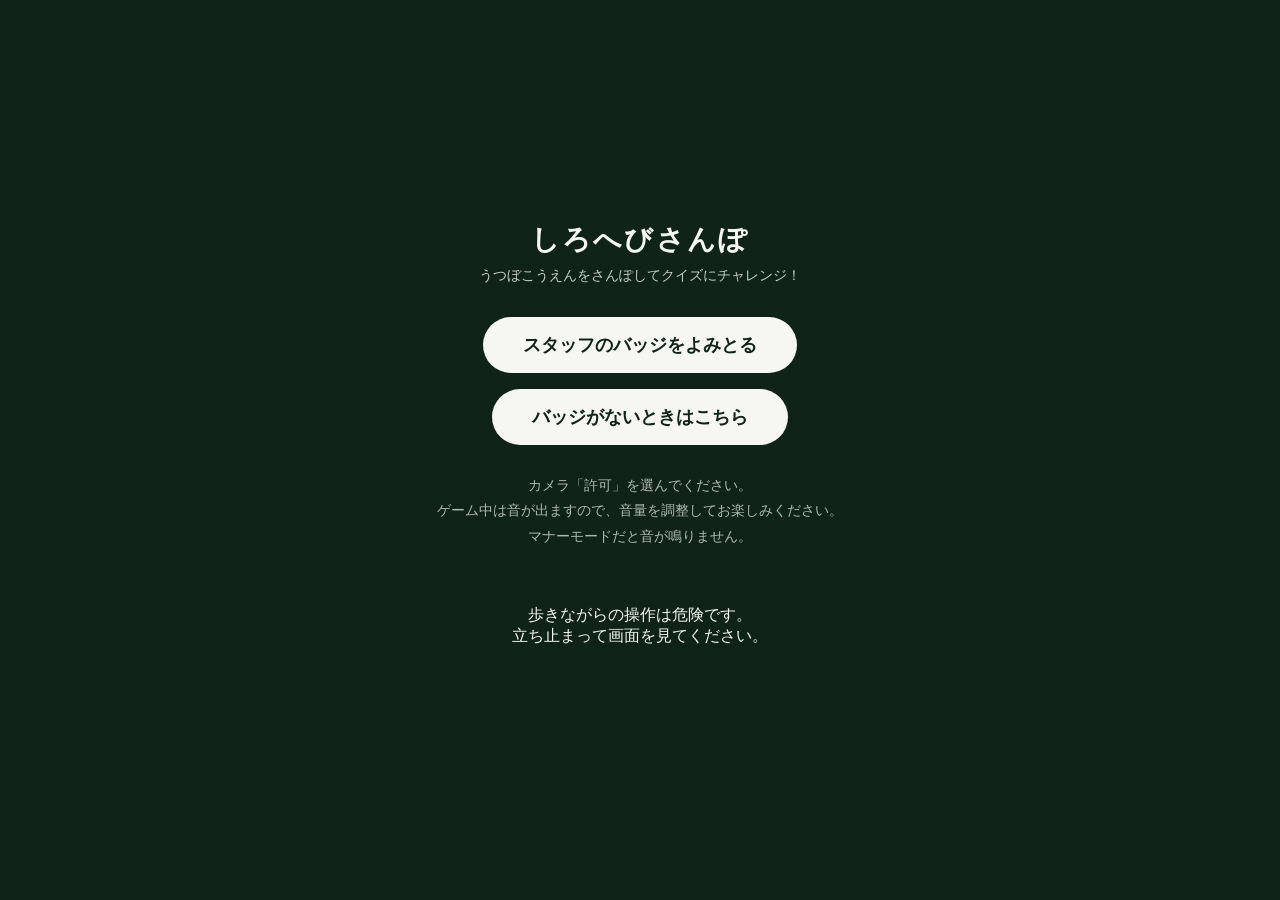
<file: index.html>
<!DOCTYPE html>
<html lang="ja">
<head>
  <meta charset="utf-8">
  <meta name="viewport" content="width=device-width, initial-scale=1, maximum-scale=1">
  <title>しろへびさんぽ｜うつぼ白蛇AR</title>
  <style>
    * { box-sizing: border-box; }
    body {
      margin: 0; min-height: 100vh;
      display: flex; flex-direction: column;
      align-items: center; justify-content: center;
      background: #0f2417; color: #f6f6f2;
      font-family: "Hiragino Sans", "Noto Sans JP", sans-serif;
      text-align: center; padding: 20px;
    }
    h1 { font-size: 28px; letter-spacing: .08em; margin: 0 0 8px; }
    .sub { font-size: 14px; opacity: .8; margin: 0 0 32px; }
    .btn {
      display: inline-block; padding: 16px 40px; border: none; border-radius: 999px;
      background: #f6f6f2; color: #0f2417; font-size: 18px; font-weight: bold;
      text-decoration: none; cursor: pointer;
    }
    .btn + .btn { margin-top: 16px; }
    .note { margin-top: 28px; font-size: 14px; line-height: 1.8; opacity: .7; }
  </style>
</head>
<body>
  <h1>しろへびさんぽ</h1>
  <p class="sub">うつぼこうえんをさんぽしてクイズにチャレンジ！
  </p>

  <a class="btn" href="badge.html">スタッフのバッジをよみとる</a>
  <a class="btn ghost" href="start2.html">バッジがないときはこちら</a>

  <p class="note">
    カメラ「許可」を選んでください。<br>
  ゲーム中は音が出ますので、音量を調整してお楽しみください。<br>マナーモードだと音が鳴りません。<br></p>
  <p class="note"></p>歩きながらの操作は危険です。<br>立ち止まって画面を見てください。</p>    

  <script>
document.getElementById('startBtn').addEventListener('click', async () => {
  // 前回の続きから始めるか確認する
  const saved = localStorage.getItem('shirohebi_stamps');
  if (saved && JSON.parse(saved).length > 0) {
    const keep = confirm('まえのとちゅうから つづけますか？\n\n「キャンセル」をえらぶと、はじめからになります。');
    if (!keep) {
      localStorage.removeItem('shirohebi_stamps');
      localStorage.removeItem('shirohebi_step');
    }
  }

  // 音声の自動再生ロックを解除（無音を1回鳴らす）
  try {
    const ctx = new (window.AudioContext || window.webkitAudioContext)();
    await ctx.resume();
  } catch (e) { console.log('audio unlock skip', e); }

      // カメラ許可をここで取得しておく
      try {
        const stream = await navigator.mediaDevices.getUserMedia({
          video: { facingMode: 'environment' }
        });
        stream.getTracks().forEach(t => t.stop()); // 許可だけ取って一旦停止
      } catch (e) {
        alert('カメラを使えませんでした。ブラウザの設定でカメラを許可してください。');
        return;
      }

      // 次のページへ
      location.href = 'start2.html';
    });
  </script>
</body>
</html>
</file>
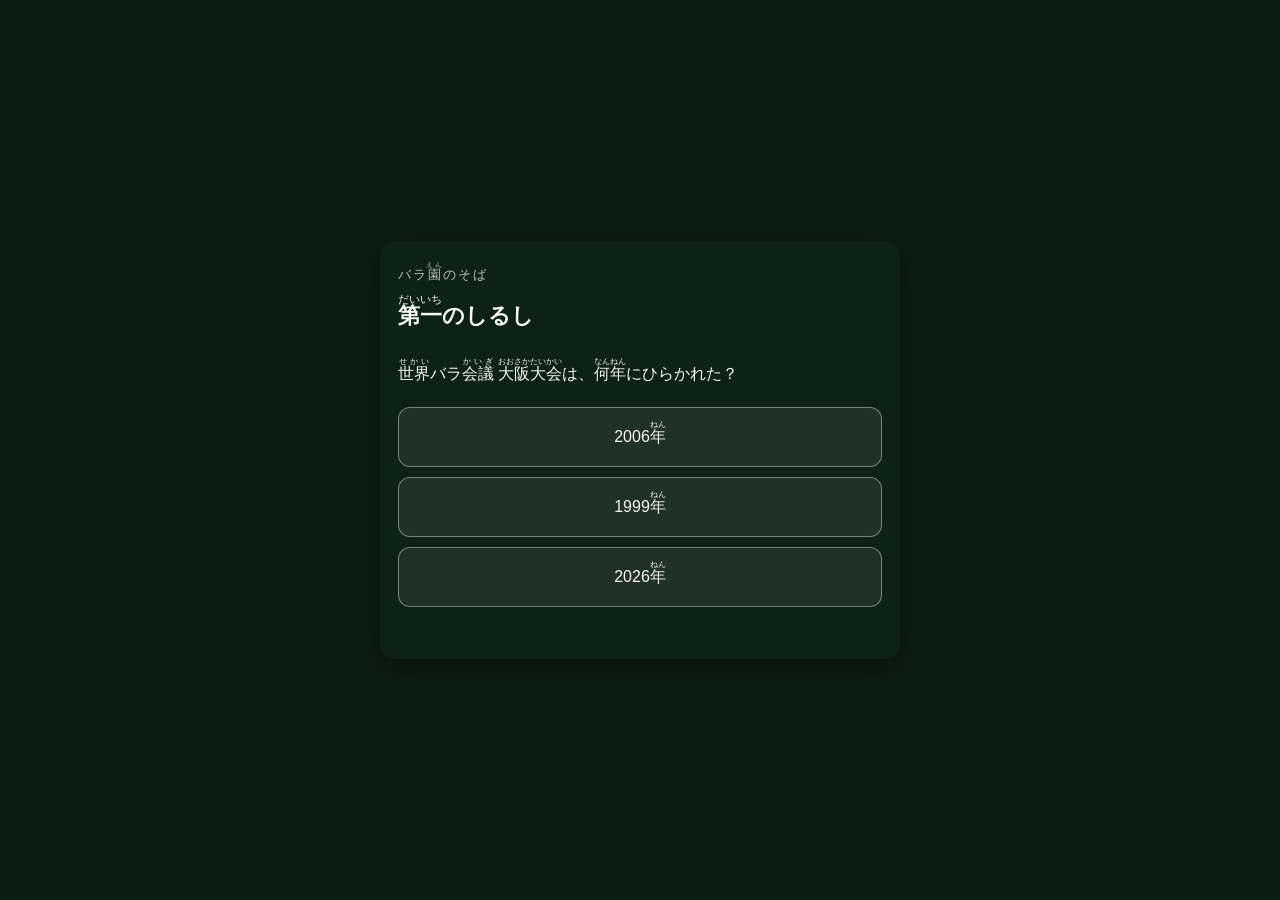
<file: cp.html>
<!DOCTYPE html>
<html lang="ja">
<head>
<meta charset="utf-8">
<meta name="viewport" content="width=device-width, initial-scale=1, maximum-scale=1, user-scalable=no">
<title>しるし｜しろへびさんぽ</title>
<script src="https://aframe.io/releases/1.6.0/aframe.min.js"></script>
<script src="./js/checkpoints.js"></script>
<style>
  * { box-sizing: border-box; }
  html, body { margin:0; height:100%; overflow:hidden; touch-action:none;
         background:#0f2417; color:#f6f6f2;
         font-family:"Hiragino Sans","Noto Sans JP",sans-serif; }

  rt { font-size:0.5em; font-weight:normal; }

  /* クイズ画面（背景は透明。中身のカードだけ半透明） */
  #quizBox { position:relative; z-index:10; min-height:100vh; display:flex;
             flex-direction:column; justify-content:center; padding:22px;
             overflow-y:auto; background:transparent; }
  #card { background:rgba(15,36,23,.86); border-radius:16px; padding:20px 18px;
          max-width:520px; margin:0 auto; width:100%;
          box-shadow:0 8px 28px rgba(0,0,0,.35); }
  #place { font-size:13px; letter-spacing:.15em; opacity:.75; line-height:2; }
  h1 { font-size:22px; margin:6px 0 18px; line-height:2; }
  #quiz { font-size:16px; line-height:2.2; margin-bottom:16px; white-space:pre-line; }
  .choice { display:block; width:100%; margin-bottom:10px; padding:13px;
            border:1px solid rgba(255,255,255,.4); border-radius:12px;
            background:rgba(255,255,255,.08); color:#f6f6f2; font-size:16px;
            line-height:2; }
  #ng { font-size:14px; color:#ffd9d9; min-height:1.6em; line-height:2; }

  /* カメラ映像とARシーン */
  #cam { position:fixed; inset:0; width:100%; height:100%;
         object-fit:cover; z-index:0; background:#0f2417; }
  #scrim { position:fixed; inset:0; z-index:1; background:rgba(8,20,14,.45); }
  a-scene { position:fixed !important; inset:0; z-index:5;
            opacity:0; pointer-events:none; transition:opacity .5s; }
  a-scene.on { opacity:1; }
  .a-enter-vr, .a-enter-ar { display:none !important; }

  #talk { display:none; position:fixed; left:0; right:0; bottom:0; z-index:20;
          padding:20px 18px 30px; text-align:center; }
  #talk .panel { background:rgba(15,36,23,.88); border-radius:14px;
                 padding:16px 18px; margin:0 auto; max-width:520px; }
  #voice { font-size:17px; line-height:2.2; margin:0 0 6px; color:#fffdf5; }
  #progress { font-size:13px; opacity:.85; margin:0; color:#fffdf5; }
  .btn { display:inline-block; margin-top:16px; padding:14px 34px; border:none;
         border-radius:999px; background:#f6f6f2; color:#0f2417;
         font-size:16px; font-weight:bold; text-decoration:none; line-height:2; }

  /* キラキラ */
  #sparkle { position:fixed; inset:0; pointer-events:none; z-index:40; display:none; }
  #sparkle span { position:absolute; width:10px; height:10px; border-radius:50%;
    animation: pop 1.4s ease-out forwards; }
  @keyframes pop {
    0%   { transform:scale(0) translateY(0); opacity:0; }
    30%  { transform:scale(1.3) translateY(-10px); opacity:1; }
    100% { transform:scale(0.2) translateY(-70px); opacity:0; }
  }
  #flash { position:fixed; inset:0; z-index:39; background:#fff; opacity:0;
           pointer-events:none; transition:opacity .35s; }
</style>
</head>
<body>

<video id="cam" autoplay muted playsinline></video>
<div id="scrim"></div>

<a-scene id="scene" embedded vr-mode-ui="enabled: false"
         device-orientation-permission-ui="enabled: false"
         renderer="colorManagement: true; antialias: true; alpha: true; logarithmicDepthBuffer: true"
         background="transparent: true">
  <a-assets>
    <a-asset-item id="snakeModel" src="./models/shirohebi.glb"></a-asset-item>
  </a-assets>

  <a-entity light="type: hemisphere; color:#ffffff; groundColor:#b9c3bb; intensity:0.35"></a-entity>
  <a-entity light="type: ambient; color:#ffffff; intensity:0.15"></a-entity>
  <a-entity light="type: directional; color:#fff6e8; intensity:1.0" position="1.5 3 2"></a-entity>
  <a-entity light="type: directional; color:#dce8ff; intensity:0.3" position="-2 0.5 1"></a-entity>

  <!-- 向いている方向に白蛇を出すための台 -->
  <a-entity id="pivot">
    <!-- 足元から広がる光の輪 -->
    <a-ring id="halo" position="0 0.1 -2.2" rotation="-90 0 0"
            radius-inner="0.1" radius-outer="0.5" visible="false"
            material="shader: flat; side: double; transparent: true; opacity: 0"></a-ring>

    <a-entity id="snake" gltf-model="#snakeModel"
              position="0 0.9 -2.2" scale="1.2 1.2 1.2" visible="false"></a-entity>
  </a-entity>

  <a-entity camera="near: 0.1" position="0 1.5 0"
            look-controls="magicWindowTrackingEnabled: true; touchEnabled: false; mouseEnabled: false"></a-entity>
</a-scene>

<div id="quizBox">
  <div id="card">
    <div id="place"></div>
    <h1 id="name"></h1>
    <div id="quiz"></div>
    <div id="choices"></div>
    <div id="ng"></div>
  </div>
</div>

<div id="talk">
  <div class="panel">
    <h1 id="doneName" style="font-size:20px; margin:0 0 10px;"></h1>
    <p id="voice"></p>
    <p id="progress"></p>
  </div>
  <a class="btn" href="walk.html">さんぽに<ruby>戻<rt>もど</rt></ruby>る</a>
</div>

<div id="flash"></div>
<div id="sparkle"></div>

<script>
/* ===== 調整用の設定 ===== */
const SNAKE_POS    = '0 0.9 -2.2';
const SNAKE_BOUNCE = '0 1.1 -2.2';
let   SNAKE_SCALE  = 1.2;

const id = Number(new URLSearchParams(location.search).get('id') || 1);
const cp = CP_LIST.find(c => c.id === id) || CP_LIST[0];
const glow = cp.glow || '#ffffff';

document.getElementById('place').innerHTML = cp.place;
document.getElementById('name').innerHTML  = cp.name;
document.getElementById('quiz').innerHTML  = cp.quiz;

/* ===== 背景を透明にしてカメラ映像を見せる ===== */
const sceneEl = document.getElementById('scene');
function clearBg() {
  if (sceneEl.renderer) sceneEl.renderer.setClearAlpha(0);
}
sceneEl.addEventListener('loaded', clearBg);
sceneEl.addEventListener('renderstart', clearBg);

/* ===== 効果音 ===== */
const SE = {
  correct: new Audio('./audio/correct.mp3'),
  stamp:   new Audio('./audio/stamp.mp3')
};
Object.values(SE).forEach(a => a.volume = 0.6);

function se(name) {
  const a = SE[name];
  if (!a) return;
  a.currentTime = 0;
  a.play().catch(() => {});
}

/* ===== キラキラ ===== */
function sparkle() {
  const box = document.getElementById('sparkle');
  box.innerHTML = '';
  box.style.display = 'block';
  for (let i = 0; i < 34; i++) {
    const s = document.createElement('span');
    s.style.left = (8 + Math.random() * 84) + '%';
    s.style.top  = (15 + Math.random() * 60) + '%';
    s.style.background = glow;
    s.style.boxShadow = '0 0 14px 5px ' + glow;
    s.style.animationDelay = (Math.random() * 0.6) + 's';
    box.appendChild(s);
  }
  setTimeout(() => { box.style.display = 'none'; }, 2400);
}

/* ===== カメラ（二度目以降は何もしない） ===== */
let camStarted = false;
async function startCamera() {
  if (camStarted) return;
  camStarted = true;
  try {
    const st = await navigator.mediaDevices.getUserMedia({
      video: { facingMode: { ideal: 'environment' } }, audio: false
    });
    document.getElementById('cam').srcObject = st;
  } catch (e) {
    camStarted = false;
    console.log('camera denied', e);   // 濃緑の背景のまま進む
  }
}

/* ===== 白蛇の登場 ===== */
function showSnake() {
  document.getElementById('scrim').style.display = 'none';   // 膜を外して白蛇をはっきり
  sceneEl.classList.add('on');
  clearBg();
  window.dispatchEvent(new Event('resize'));   // 描画サイズを取り直す

  // いまカメラが向いている方向に台を回す
  const pivot = document.getElementById('pivot');
  const camEl = document.querySelector('[camera]');
  if (pivot && camEl) pivot.object3D.rotation.y = camEl.object3D.rotation.y;

  const halo = document.getElementById('halo');
  halo.setAttribute('visible', true);
  halo.setAttribute('material',
    'shader: flat; side: double; transparent: true; opacity: 0.85; color: ' + glow);
  halo.setAttribute('animation__grow',
    'property: geometry.radiusOuter; from: 0.2; to: 1.6; dur: 1400; easing: easeOutQuad');
  halo.setAttribute('animation__fade',
    'property: material.opacity; from: 0.85; to: 0; dur: 1400; easing: easeOutQuad');

  setTimeout(() => {
    const sn = document.getElementById('snake');
    sn.setAttribute('visible', true);
    sn.setAttribute('animation__pop',
      'property: scale; from: 0.001 0.001 0.001; ' +
      'to: ' + SNAKE_SCALE + ' ' + SNAKE_SCALE + ' ' + SNAKE_SCALE + '; ' +
      'dur: 900; easing: easeOutBack');
    setTimeout(() => {
      sn.setAttribute('animation__bounce',
        'property: position; from: ' + SNAKE_POS + '; to: ' + SNAKE_BOUNCE +
        '; dur: 900; dir: alternate; loop: true; easing: easeInOutQuad');
      sn.setAttribute('animation__sway',
        'property: rotation; from: 0 -12 0; to: 0 12 0; ' +
        'dur: 2400; dir: alternate; loop: true; easing: easeInOutSine');
    }, 900);
  }, 350);
}

/* ===== 正解したとき ===== */
function unlock(silent) {
  Stamp.add(cp.id);
  document.getElementById('quizBox').style.display = 'none';
  document.getElementById('doneName').innerHTML =
    cp.name + ' を<ruby>手<rt>て</rt></ruby>に<ruby>入<rt>い</rt></ruby>れた！';
  document.getElementById('voice').innerHTML = '「' + cp.voice + '」';
  document.getElementById('progress').innerHTML =
    'しるし ' + Stamp.count() + ' / ' + CP_LIST.length;

  startCamera();

  if (silent) {
    showSnake();
    document.getElementById('talk').style.display = 'block';
    return;
  }

  const flash = document.getElementById('flash');
  flash.style.opacity = '.9';
  se('correct');
  sparkle();
  setTimeout(() => se('stamp'), 600);
  setTimeout(() => { flash.style.opacity = '0'; }, 400);
  setTimeout(showSnake, 500);
  setTimeout(() => { document.getElementById('talk').style.display = 'block'; }, 1800);
}

// すでに獲得済みなら演出なしで表示
if (Stamp.has(cp.id)) unlock(true);

cp.choices.forEach((c, i) => {
  const b = document.createElement('button');
  b.className = 'choice';
  b.innerHTML = c;
  b.onclick = () => {
    if (i === cp.answer) unlock(false);
    else document.getElementById('ng').innerHTML =
      'うーん、ちがうみたい。' +
      (cp.hint ? '「' + cp.hint + '」' : 'もう<ruby>一度<rt>いちど</rt></ruby>よく<ruby>見<rt>み</rt></ruby>てみて。');
  };
  document.getElementById('choices').appendChild(b);
});

/* ===== ピンチで白蛇の大きさを変える ===== */
const MIN_SCALE = 0.15, MAX_SCALE = 4;
let pinchStartDist = 0, pinchStartScale = 0;
const snake = document.getElementById('snake');

function dist(t) {
  return Math.hypot(t[0].clientX - t[1].clientX, t[0].clientY - t[1].clientY);
}
function applyScale() {
  snake.setAttribute('scale', SNAKE_SCALE + ' ' + SNAKE_SCALE + ' ' + SNAKE_SCALE);
}

document.addEventListener('touchstart', e => {
  if (e.touches.length === 2) {
    pinchStartDist  = dist(e.touches);
    pinchStartScale = SNAKE_SCALE;
  }
}, { passive: false });

document.addEventListener('touchmove', e => {
  if (e.touches.length === 2 && pinchStartDist > 0) {
    e.preventDefault();
    const ratio = dist(e.touches) / pinchStartDist;
    SNAKE_SCALE = Math.min(Math.max(pinchStartScale * ratio, MIN_SCALE), MAX_SCALE);
    applyScale();
  }
}, { passive: false });

document.addEventListener('touchend', () => { pinchStartDist = 0; });

document.addEventListener('wheel', e => {
  if (!snake.getAttribute('visible')) return;
  e.preventDefault();
  SNAKE_SCALE = Math.min(Math.max(SNAKE_SCALE * (e.deltaY < 0 ? 1.06 : 0.94), MIN_SCALE), MAX_SCALE);
  applyScale();
}, { passive: false });

/* ===== 最初からカメラを映す ===== */
startCamera();
</script>
</body>
</html>
</file>
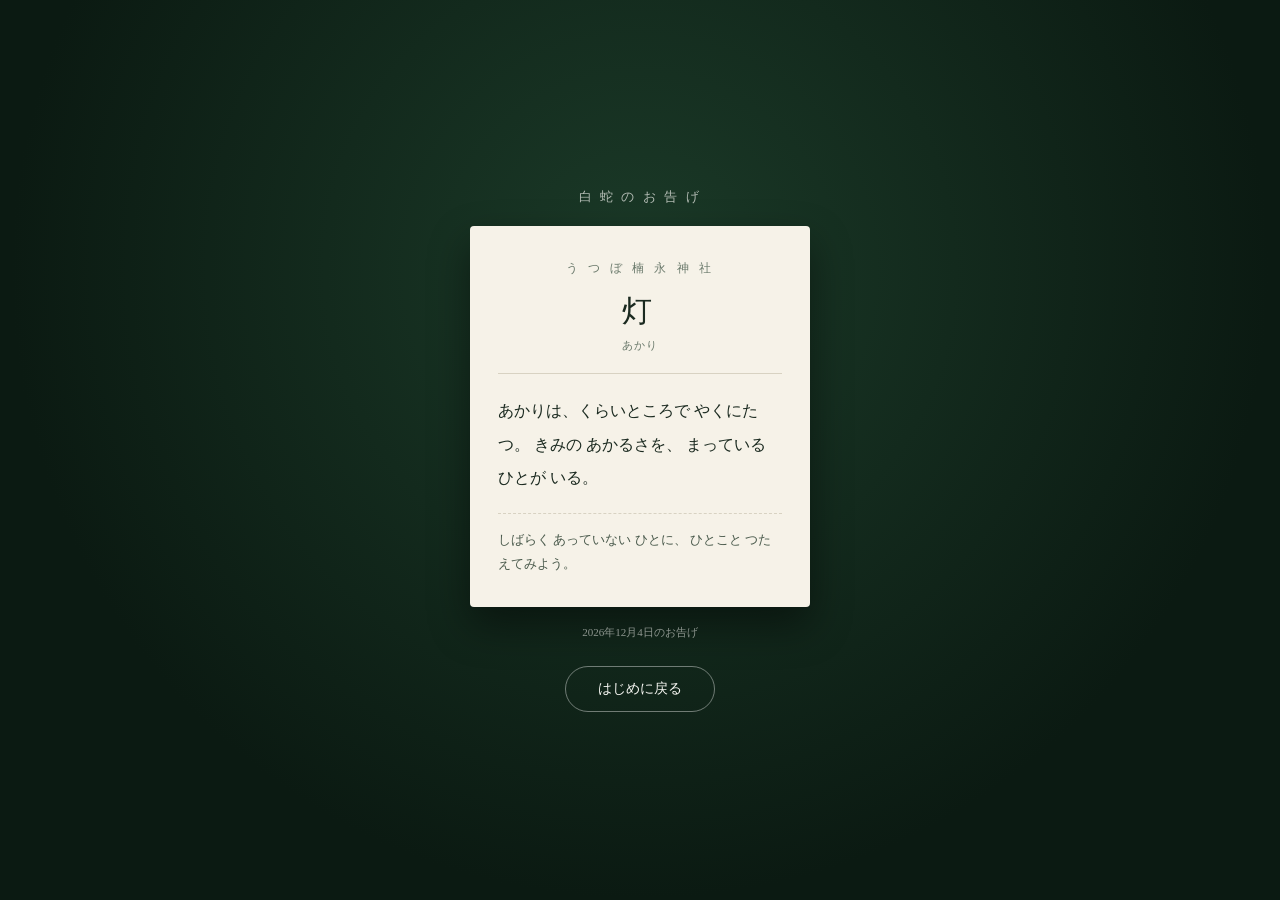
<file: oracle.html>
<!DOCTYPE html>
<html lang="ja">
<head>
  <meta charset="utf-8">
  <meta name="viewport" content="width=device-width, initial-scale=1, maximum-scale=1">
  <title>白蛇のお告げ｜しろへびさんぽ</title>
  <style>
    * { box-sizing: border-box; }
    body { margin: 0; min-height: 100vh; display: flex; flex-direction: column;
      align-items: center; justify-content: center; padding: 28px;
      background: radial-gradient(circle at 50% 30%, #1b3a28, #0b1a12 70%);
      color: #f6f6f2; font-family: "Hiragino Mincho ProN", "Yu Mincho", serif; }

    #lead { font-size: 13px; letter-spacing: .2em; opacity: .7; margin-bottom: 20px; }

    #card { width: 100%; max-width: 340px; padding: 34px 28px 30px;
      background: #f6f2e8; color: #1b2a20; border-radius: 4px;
      box-shadow: 0 18px 40px rgba(0,0,0,.45); text-align: center;
      opacity: 0; transform: translateY(14px); transition: opacity .9s, transform .9s; }
    #card.show { opacity: 1; transform: translateY(0); }

    #title { font-size: 12px; letter-spacing: .3em; color: #6b7a6c; }
    #omen  { font-size: 30px; letter-spacing: .18em; margin: 14px 0 6px; }
    #omen small { display: block; font-size: 11px; letter-spacing: .1em; color: #6b7a6c; margin-top: 6px; }
    hr { border: none; border-top: 1px solid #d8d2c2; margin: 20px 0; }
    #msg  { font-size: 16px; line-height: 2.1; text-align: left; }
    #hint { font-size: 13px; line-height: 1.9; text-align: left; margin-top: 18px;
      padding-top: 14px; border-top: 1px dashed #d8d2c2; color: #4a5a4c; }

    #date { margin-top: 18px; font-size: 11px; opacity: .55; }
    .btn { margin-top: 26px; padding: 13px 32px; border: none; border-radius: 999px;
      background: transparent; color: #f6f6f2; border: 1px solid rgba(255,255,255,.4);
      font-family: inherit; font-size: 14px; }
  </style>
</head>
<body>
  <div id="lead">白 蛇 の お 告 げ</div>

  <div id="card">
    <div id="title">う つ ぼ 楠 永 神 社</div>
    <div id="omen">—<small>—</small></div>
    <hr>
    <div id="msg"></div>
    <div id="hint"></div>
  </div>

  <div id="date"></div>
  <button class="btn" id="back">はじめに戻る</button>

  <script>
    // お告げの一覧。増やしたいときはこの配列に足すだけ
    const omens = [
      { omen: '巡',  yomi: 'めぐり',
        msg: 'みずは、どんなかたちになっても、\nさいごは うみに もどる。\nとおまわりでも、だいじょうぶ。',
        hint: 'どっちにしようか まよっているなら、\nどっちでも いいみたい。' },
      { omen: '脱',  yomi: 'ぬけがら',
        msg: 'へびは、かわを ぬいで おおきくなる。\nぬいだ かわは、もう きみじゃない。',
        hint: 'いらないものを ひとつ、\nてばなしてみよう。' },
      { omen: '根',  yomi: 'ね',
        msg: 'この き は やけても たおれなかった。\nみえている みき より、\nみえない ね の ほうが ながい。',
        hint: 'だれにも みせていない がんばりが、\nきみを ささえている。' },
      { omen: '静',  yomi: 'しずか',
        msg: 'しろへびは はやく はしらない。\nでも だれより はやく、\nみずの においに きづく。',
        hint: 'きょうは はなすより、きく ひ。' },
      { omen: '灯',  yomi: 'あかり',
        msg: 'あかりは、くらいところで やくにたつ。\nきみの あかるさを、\nまっている ひとが いる。',
        hint: 'しばらく あっていない ひとに、\nひとこと つたえてみよう。' },
      { omen: '浜',  yomi: 'はま',
        msg: 'むかし ここは うみべ だった。\nいま つちの したに あるものも、\nなみの おとを きいていた。',
        hint: 'わすれたつもりの ねがいを、\nもういちど おもいだしてみよう。' },
      { omen: '結',  yomi: 'むすび',
        msg: 'へびは とぐろを まいて ちからを ためる。\nほどけた ひもも、\nまた むすべば つながる。',
        hint: 'きょうは だれかに たのんで いい ひ。' },
      { omen: '芽',  yomi: 'め',
        msg: 'きは はるを まっていない。\nふゆの あいだに、\nもう めの したくを している。',
        hint: 'まだ だれにも いっていない こと を、\nきょう すこし すすめてみよう。' }
    ];

    // 同じ日は同じお告げになるように、日付から番号を決める
    const now = new Date();
    const key = now.getFullYear() * 10000 + (now.getMonth() + 1) * 100 + now.getDate();
    const pick = omens[key % omens.length];

    document.getElementById('omen').innerHTML =
      pick.omen + '<small>' + pick.yomi + '</small>';
    document.getElementById('msg').textContent  = pick.msg;
    document.getElementById('hint').textContent = pick.hint;
    document.getElementById('date').textContent =
      now.getFullYear() + '年' + (now.getMonth() + 1) + '月' + now.getDate() + '日のお告げ';

    localStorage.setItem('shirohebi_step', 'goal_done');
    localStorage.setItem('shirohebi_omen', pick.omen);

    // ゆっくり浮かび上がらせる
    setTimeout(() => document.getElementById('card').classList.add('show'), 600);

    // 声でも読み上げる（walk.html と同じしくみ）
    const SE = { bell: new Audio('./audio/bell.mp3') };
Object.values(SE).forEach(a => a.volume = 0.6);

function se(name) {
  const a = SE[name];
  if (!a) return;
  a.currentTime = 0;
  a.play().catch(() => {});
}
    document.getElementById('back').addEventListener('click', () => {
      speechSynthesis.cancel();
      location.href = 'index.html';
    });
  </script>
</body>
</html>
</file>
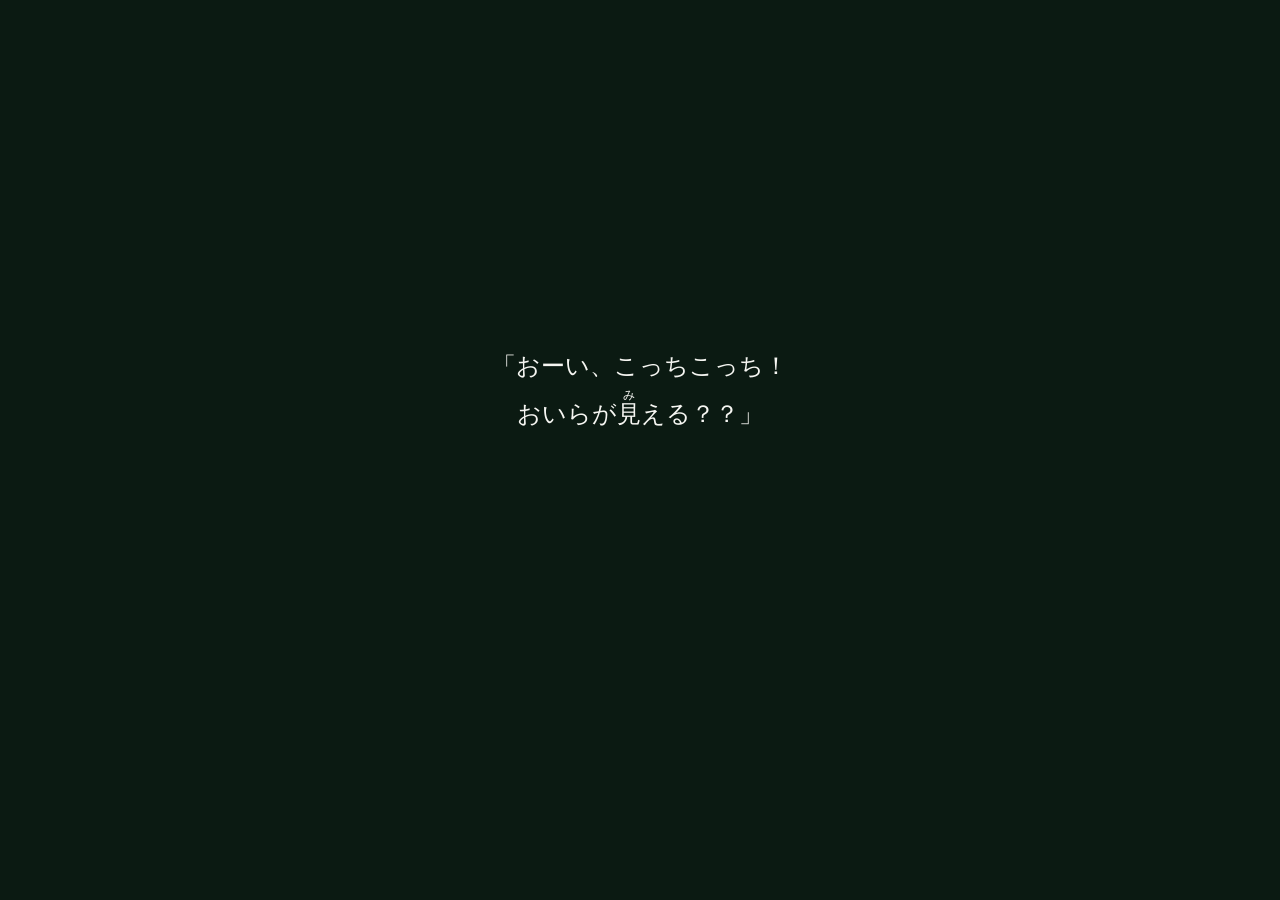
<file: start2.html>
<!DOCTYPE html>
<html lang="ja">

<head>
  <meta charset="utf-8">
  <meta name="viewport" content="width=device-width, initial-scale=1, maximum-scale=1, user-scalable=no">
  <title>出会い｜しろへびさんぽ</title>
  <script src="https://aframe.io/releases/1.6.0/aframe.min.js"></script>
  <style>
    * {
      box-sizing: border-box;
      -webkit-tap-highlight-color: transparent;
    }

    html,
    body {
      margin: 0;
      height: 100%;
      overflow: hidden;
      touch-action: none;
      font-family: "Hiragino Sans", "Noto Sans JP", sans-serif;
    }

    #cam {
      position: fixed;
      inset: 0;
      width: 100%;
      height: 100%;
      object-fit: cover;
      z-index: 0;
      background: #0f2417;
    }

    a-scene {
      position: fixed !important;
      inset: 0;
      z-index: 1;
    }

    .a-enter-vr,
    .a-enter-ar {
      display: none !important;
    }

    /* ── 冒頭の呼び声 ── */
    #callScene {
      position: fixed;
      inset: 0;
      z-index: 50;
      display: flex;
      flex-direction: column;
      align-items: center;
      justify-content: center;
      gap: 20px;
      padding: 30px;
      background: #0b1a12;
      color: #f6f6f2;
      text-align: center;
    }

    #callLine {
      font-size: 24px;
      line-height: 2;
      opacity: 0;
      transition: opacity 1s;
      font-family: "Hiragino Mincho ProN", serif;
    }

    #callLine.show {
      opacity: 1;
    }

    #callSub {
      font-size: 20px;
      opacity: 0;
      transition: opacity 1s;
    }

    #callSub.show {
      opacity: .75;
    }

    #callBtn {
      opacity: 0;
      transition: opacity .8s;
      pointer-events: none;
    }

    #callBtn.show {
      opacity: 1;
      pointer-events: auto;
    }

    .btn {
      padding: 13px 32px;
      border: none;
      border-radius: 999px;
      background: #f6f6f2;
      color: #0f2417;
      font-size: 16px;
      font-weight: bold;
    }

    /* ── 登場のキラキラ ── */
    #sparkle {
      position: fixed;
      inset: 0;
      z-index: 40;
      pointer-events: none;
      display: none;
    }

    #sparkle .flash {
      position: absolute;
      inset: 0;
      background: radial-gradient(circle at 50% 45%, rgba(255, 255, 240, .95), rgba(255, 255, 240, 0) 60%);
      animation: flash 1.6s ease-out forwards;
    }

    #sparkle i {
      position: absolute;
      width: 8px;
      height: 8px;
      border-radius: 50%;
      background: #fffbe6;
      box-shadow: 0 0 12px 4px rgba(255, 250, 200, .9);
      animation: spark 1.6s ease-out forwards;
    }

    @keyframes flash {
      0% {
        opacity: 0
      }

      25% {
        opacity: 1
      }

      100% {
        opacity: 0
      }
    }

    @keyframes spark {
      0% {
        transform: translate(0, 0) scale(.3);
        opacity: 0;
      }

      30% {
        opacity: 1;
      }

      100% {
        transform: translate(var(--dx), var(--dy)) scale(1.1);
        opacity: 0;
      }
    }

    /* ── 会話UI ── */
    #hud {
      position: fixed;
      left: 0;
      right: 0;
      bottom: 0;
      z-index: 20;
      padding: 10px 14px 16px;
      text-align: center;
      color: #fffdf5;
    }

    #hint {
      font-size: 20px;
      line-height: 1.7;
      font-weight: 600;
      background: rgba(15, 36, 23, .88);
      border-radius: 12px;
      padding: 12px 16px;
      max-width: 520px;
      margin: 0 auto;
    }

    #talk {
      display: none;
    }

    #panel {
      background: rgba(15, 36, 23, .88);
      border-radius: 14px;
      padding: 12px 14px 10px;
      max-width: 520px;
      margin: 0 auto 10px;
    }

    #line {
      font-size: 20px;
      line-height: 2.2;
      margin: 0 0 10px;
      min-height: 4.5em;
      font-weight: 600;
      color: #fffdf5;
      text-align: center;
      display: block;
      padding: 8px 0;
    }

    rt {
      font-size: 0.5em;
      font-weight: normal;
    }


    #goalPic {
      display: none;
      width: 40%;
      max-width: 130px;
      margin: 0 auto 10px;
      border: 3px solid #f6f6f2;
      border-radius: 6px;
    }
  </style>
</head>

<body>

  <!-- ① 呼び声の画面 -->
  <div id="callScene">
    <div id="callLine">「おーい、こっちこっち！<br>おいらが<ruby>見<rt>み</rt></ruby>える？？」</div>
    <div id="callSub">…<ruby>誰<rt>だれ</rt></ruby>かが<ruby>呼<rt>よ</rt></ruby>んでいるようだ。</div>
    <button class="btn" id="callBtn"><ruby>声<rt>こえ</rt></ruby>の<ruby>主<rt>ぬし</rt></ruby>を<ruby>探<rt>さが</rt>
        </ruby>してみる</button>
  </div>

  <!-- ② 登場エフェクト -->
  <div id="sparkle">
    <div class="flash"></div>
  </div>

  <video id="cam" autoplay muted playsinline></video>

  <!-- ③ 会話UI -->
  <div id="hud">
    <div id="hint">ゆっくり<ruby>見<rt>み</rt></ruby>まわしてください</div>
    <div id="talk">
      <div id="panel">
        <p id="line"></p>
        <img id="goalPic" alt="めじるし">
      </div>
      <button class="btn" id="next" style="margin-top:10px">つぎへ</button>
    </div>
  </div>

  <a-scene embedded
    renderer="colorManagement: true; physicallyCorrectLights: false; antialias: true; alpha: true; logarithmicDepthBuffer: true"
    vr-mode-ui="enabled: false" device-orientation-permission-ui="enabled: false" background="transparent: true">

    <a-assets>
      <a-asset-item id="snakeModel" src="./models/shirohebi.glb"></a-asset-item>
    </a-assets>

    <a-entity light="type: hemisphere; color:#ffffff; groundColor:#b9c3bb; intensity:0.35"></a-entity>
    <a-entity light="type: ambient; color:#ffffff; intensity:0.15"></a-entity>
    <a-entity light="type: directional; color:#fff6e8; intensity:1.0" position="1.5 3 2"></a-entity>
    <a-entity light="type: directional; color:#dce8ff; intensity:0.3" position="-2 0.5 1"></a-entity>

    <a-entity camera look-controls="magicWindowTrackingEnabled: true; touchEnabled: false; mouseEnabled: false"
      position="0 1.5 0"></a-entity>

    <a-entity id="pivot">
      <a-entity id="snake" gltf-model="#snakeModel" position="0 0.9 -2.2" rotation="0 0 0" scale="0.001 0.001 0.001"
        visible="false"></a-entity>
    </a-entity>
  </a-scene>

  <script>
    /* ===== バッジから来たかどうか ===== */
    const fromBadge = new URLSearchParams(location.search).get('from') === 'badge';

    if (fromBadge) {
      document.getElementById('callLine').innerHTML =
        '「さっきは おどろいた？<br>こんどは そとで まってるよ！」';
      document.getElementById('callSub').innerHTML =
        'あの<ruby>白蛇<rt>しろへび</rt></ruby>が、どこかで<ruby>呼<rt>よ</rt></ruby>んでいる。';
      document.getElementById('callBtn').innerHTML =
        'あたりを <ruby>見<rt>み</rt></ruby>まわす';
    }

    /* ===== 調整用の設定 ===== */
    const SNAKE_POS = '0 0.9 -2.2';
    const SNAKE_BOUNCE = '0 1.1 -2.2';
    let SNAKE_SCALE = 1.2;

    /* ===== 背景を透明にしてカメラ映像を見せる ===== */
    const sceneEl = document.querySelector('a-scene');
    function clearBg() {
      if (sceneEl.renderer) sceneEl.renderer.setClearAlpha(0);
    }
    sceneEl.addEventListener('loaded', clearBg);
    sceneEl.addEventListener('renderstart', clearBg);

    /* ===== チェックポイント（将来ここに追記するだけで増える） ===== */
    const CHECKPOINTS = [
    ];

    /* ===== 白蛇のセリフ ===== */
    const lines = [
      { text: 'よくぞ来た。<br>おいらは、この靭の地に<br>すむ白蛇。' },
      { text: '神社までおいらを<br>送ってくれないか？' },
      { text: '送ってくれたら、心ばかりの<br>お礼をさせてもらうよ♪' },
      { text: 'ただ帰るだけじゃつまらない。<br>せっかくだから<br>３つのチェックポイントを<br>めぐってみてよ。' },
      { text: 'ひとつめは、この石。<br>バラのお庭のそばだよ。', pic: './img/cp1.jpg' },
      { text: 'ふたつめは、ここ。<br>日とけいのあるひろばの<br>あたりにあるよ。', pic: './img/cp2.jpg' },
      { text: 'みっつめは、公園のはしっこ。<br>小さな塔がたってる。', pic: './img/cp3.jpg' },
      { text: 'この３つを見つけたあとは<br>おいらの帰る木へ。<br>この鳥居が目印だぞ', pic: './img/goal_target.jpg' },
      { text: 'もし道に迷ったら<br>画面の下を見て。<br>つぎのしるしまで、<br>あと何メートルか<br>教えてあげるね。' }
    ];

    if (fromBadge) {
      lines[0].text = 'あらためて。<br>おいらは、この靭の地に<br>すむ白蛇。';
    }

    if (CHECKPOINTS.length > 0) {
      const list = CHECKPOINTS.map(c => c.hint).join('、');
      lines.splice(lines.length - 1, 0, {
        text: 'それと、途中に ' + CHECKPOINTS.length + ' つ、寄ってほしい場所があるんだ。' + list + '。よろしくね。'
      });
    }
    localStorage.setItem('shirohebi_checkpoints', JSON.stringify(CHECKPOINTS));

    /* ===== 効果音 ===== */
    const SE = {
      appear: new Audio('./audio/appear.mp3'),
      tap: new Audio('./audio/tap.mp3')
    };
    Object.values(SE).forEach(a => a.volume = 0.6);
    SE.tap.volume = 0.35;

    function se(name) {
      const a = SE[name];
      if (!a) return;
      a.currentTime = 0;
      a.play().catch(() => { });
    }

    /* ===== ① 呼び声の演出 ===== */
    const callLine = document.getElementById('callLine');
    const callSub = document.getElementById('callSub');
    const callBtn = document.getElementById('callBtn');

    setTimeout(() => callLine.classList.add('show'), 400);
    setTimeout(() => callSub.classList.add('show'), 3200);
    setTimeout(() => callBtn.classList.add('show'), 4600);

    /* ===== ② キラキラ登場 ===== */
    function burst() {
      const pivot = document.getElementById('pivot');
      const camEl = document.querySelector('[camera]');
      pivot.object3D.rotation.y = camEl.object3D.rotation.y;

      const box = document.getElementById('sparkle');
      box.style.display = 'block';

      for (let i = 0; i < 26; i++) {
        const s = document.createElement('i');
        const a = Math.random() * Math.PI * 2;
        const d = 90 + Math.random() * 190;
        s.style.left = '50%';
        s.style.top = '45%';
        s.style.setProperty('--dx', Math.cos(a) * d + 'px');
        s.style.setProperty('--dy', Math.sin(a) * d + 'px');
        s.style.animationDelay = (Math.random() * 0.35) + 's';
        box.appendChild(s);
      }
      setTimeout(() => {
        box.style.display = 'none';
        box.querySelectorAll('i').forEach(e => e.remove());
      }, 2200);
    }

    /* ===== ③ 会話 ===== */
    let li = 0;
    const hint = document.getElementById('hint');
    const talk = document.getElementById('talk');
    const lineEl = document.getElementById('line');
    const goalPic = document.getElementById('goalPic');
    const next = document.getElementById('next');
    const snake = document.getElementById('snake');

    const RUBY = {
      '途中': 'とちゅう',
      '寄': 'よ',
      '小': 'ちい',
      '見': 'み',
      '来': 'き',
      '地': 'ち',
      '送': 'おく',
      '心': 'こころ',
      '礼': 'れい',
      '庭': 'にわ',
      '木': 'き',
      '日': 'ひ',
      '何': 'なん',
      '教': 'おし',
      '靭': 'うつぼ',
      '帰': 'かえ',
      '白蛇': 'しろへび',
      '神社': 'じんじゃ',
      '鳥居': 'とりい',
      '目印': 'めじるし',
      '石': 'いし',
      '塔': 'とう',
      '公園': 'こうえん',
      '画面': 'がめん',
      '道': 'みち'
    };

    function addRuby(s) {
      Object.keys(RUBY).sort((a, b) => b.length - a.length).forEach(k => {
        s = s.split(k).join(`<ruby>${k}<rt>${RUBY[k]}</rt></ruby>`);
      });
      return s;
    }

    function renderLine() {
      const l = lines[li];
      lineEl.innerHTML = addRuby(l.text);
      if (l.pic) { goalPic.src = l.pic; goalPic.style.display = 'block'; }
      else { goalPic.style.display = 'none'; }
      next.textContent = (li === lines.length - 1) ? 'さんぽへ出発' : 'つぎへ';
    }

    function applyScale() {
      snake.setAttribute('scale', SNAKE_SCALE + ' ' + SNAKE_SCALE + ' ' + SNAKE_SCALE);
    }

    callBtn.addEventListener('click', async () => {
      // iOS はタップの中でジャイロ許可を取る
      try {
        if (typeof DeviceOrientationEvent !== 'undefined' &&
          typeof DeviceOrientationEvent.requestPermission === 'function') {
          await DeviceOrientationEvent.requestPermission();
        }
      } catch (e) { console.log('orientation skip', e); }

      // 背面カメラ。拒否されても話は進める
      try {
        const stream = await navigator.mediaDevices.getUserMedia({
          video: { facingMode: { ideal: 'environment' } }, audio: false
        });
        document.getElementById('cam').srcObject = stream;
      } catch (e) { console.log('camera denied', e); }

      clearBg();
      document.getElementById('callScene').style.display = 'none';

      // 少し探す間をおいて → キラキラ → 白蛇登場
      setTimeout(() => { burst(); se('appear'); }, 900);
      setTimeout(() => {
        clearBg();
        snake.setAttribute('visible', true);
        snake.setAttribute('animation__pop',
          'property: scale; from: 0.001 0.001 0.001; ' +
          'to: ' + SNAKE_SCALE + ' ' + SNAKE_SCALE + ' ' + SNAKE_SCALE + '; ' +
          'dur: 900; easing: easeOutBack');
      }, 1250);

      // 登場が終わってから、ゆれ・跳ね・会話をはじめる
      setTimeout(() => {
        snake.setAttribute('animation__bounce',
          'property: position; from: ' + SNAKE_POS + '; to: ' + SNAKE_BOUNCE +
          '; dur: 900; dir: alternate; loop: true; easing: easeInOutQuad');
        snake.setAttribute('animation__sway',
          'property: rotation; from: 0 -12 0; to: 0 12 0; ' +
          'dur: 2400; dir: alternate; loop: true; easing: easeInOutSine');
        hint.style.display = 'none';
        talk.style.display = 'block';
        localStorage.setItem('shirohebi_step', 'start_done');
        renderLine();
      }, 2300);
    });

    next.addEventListener('click', () => {
      se('tap');
      if (li < lines.length - 1) { li++; renderLine(); }
      else { location.href = 'walk.html'; }
    });

    /* ===== ピンチで白蛇の大きさを変える ===== */
    const MIN_SCALE = 0.15, MAX_SCALE = 4;
    let pinchStartDist = 0, pinchStartScale = 0;

    function dist(t) {
      return Math.hypot(t[0].clientX - t[1].clientX, t[0].clientY - t[1].clientY);
    }

    document.addEventListener('touchstart', e => {
      if (e.touches.length === 2) {
        pinchStartDist = dist(e.touches);
        pinchStartScale = SNAKE_SCALE;
      }
    }, { passive: false });

    document.addEventListener('touchmove', e => {
      if (e.touches.length === 2 && pinchStartDist > 0) {
        e.preventDefault();
        const ratio = dist(e.touches) / pinchStartDist;
        SNAKE_SCALE = Math.min(Math.max(pinchStartScale * ratio, MIN_SCALE), MAX_SCALE);
        applyScale();
      }
    }, { passive: false });

    document.addEventListener('touchend', () => { pinchStartDist = 0; });

    /* PCでの確認用：マウスホイールでも同じ操作ができる */
    document.addEventListener('wheel', e => {
      if (!snake.getAttribute('visible')) return;
      e.preventDefault();
      SNAKE_SCALE = Math.min(Math.max(SNAKE_SCALE * (e.deltaY < 0 ? 1.06 : 0.94), MIN_SCALE), MAX_SCALE);
      applyScale();
    }, { passive: false });
  </script>
</body>

</html>
</file>
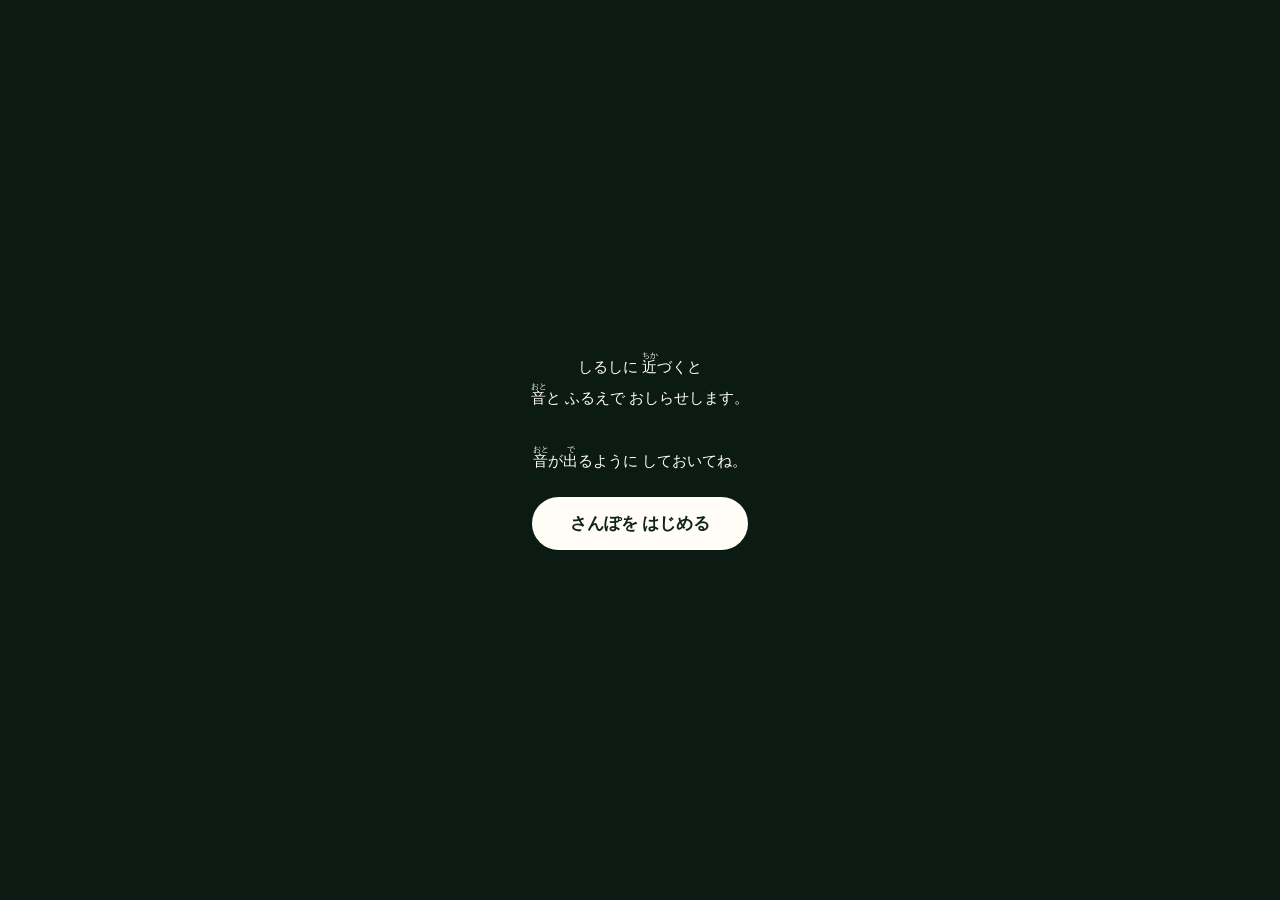
<file: walk.html>
<!DOCTYPE html>
<html lang="ja">

<head>
  <meta charset="utf-8">
  <meta name="viewport" content="width=device-width, initial-scale=1, maximum-scale=1">
  <title>さんぽ道｜しろへびさんぽ</title>
  <script src="./js/checkpoints.js"></script>
  <style>
    * {
      box-sizing: border-box;
    }

    body {
      margin: 0;
      min-height: 100vh;
      display: flex;
      flex-direction: column;
      background: #0f2417;
      color: #fffdf5;
      padding: 14px;
      font-family: "Hiragino Sans", "Noto Sans JP", sans-serif;
    }

    a {
      color: #fffdf5;
    }

    rt {
      font-size: 0.5em;
      font-weight: normal;
    }

    #bar {
      height: 5px;
      background: rgba(255, 255, 255, .18);
      border-radius: 999px;
      overflow: hidden;
    }

    #bar>i {
      display: block;
      height: 100%;
      width: 0%;
      background: #fffdf5;
      transition: width .4s;
    }

    #count {
      margin-top: 6px;
      font-size: 11px;
      opacity: .7;
      text-align: right;
    }

    #main {
      flex: 1;
      display: flex;
      flex-direction: column;
      justify-content: center;
      align-items: center;
      gap: 12px;
    }

    #stamps {
      display: flex;
      gap: 12px;
      justify-content: center;
      margin: 0;
    }

    #panel {
      background: rgba(15, 36, 23, .88);
      border-radius: 14px;
      padding: 12px 14px;
      max-width: 520px;
      margin: 0 auto;
      text-align: center;
    }

    #stampNote {
      font-size: 14px;
      line-height: 2;
      font-weight: 600;
      color: #fffdf5;
      margin: 0;
    }

    #nextPic {
      display: none;
      width: 46%;
      max-width: 150px;
      margin: 10px auto 0;
      border: 2px solid rgba(255, 255, 255, .5);
      border-radius: 6px;
    }

    .btn {
      display: none;
      padding: 13px 34px;
      border: none;
      border-radius: 999px;
      background: #fffdf5;
      color: #0f2417;
      font-size: 16px;
      font-weight: bold;
      line-height: 2;
    }

    #foot {
      text-align: center;
    }

    .warn {
      margin: 12px 0 0;
      font-size: 11px;
      line-height: 2.1;
      opacity: .75;
    }

    #help {
      margin-top: 12px;
      font-size: 12px;
      text-align: center;
    }

    #help a,
    #help a:link,
    #help a:visited,
    #help a:hover,
    #help a:active {
      color: #fffdf5;
      opacity: .75;
      text-decoration: underline;
    }

    /* ── 丸がひらいたときの点滅 ── */
    @keyframes pulse {
      0%, 100% { transform: scale(1); }
      50%      { transform: scale(1.18); }
    }

    .pulse {
      animation: pulse 1.1s ease-in-out infinite;
    }

    /* ── 出発まえの準備画面 ── */
    #ready {
      position: fixed;
      inset: 0;
      z-index: 100;
      background: #0b1a12;
      display: flex;
      flex-direction: column;
      align-items: center;
      justify-content: center;
      gap: 20px;
      padding: 30px;
      text-align: center;
    }

    #ready.hidden {
      display: none;
    }

    #readyText {
      font-size: 15px;
      line-height: 2.1;
      margin: 0;
      max-width: 340px;
    }

    #readyBtn {
      display: inline-block;
      padding: 15px 38px;
      border: none;
      border-radius: 999px;
      background: #fffdf5;
      color: #0f2417;
      font-size: 17px;
      font-weight: bold;
    }
  </style>
</head>

<body>

  <!-- 出発まえの準備 -->
  <div id="ready">
    <p id="readyText"></p>
    <button id="readyBtn">さんぽを はじめる</button>
  </div>

  <div id="bar"><i></i></div>
  <div id="count"></div>

  <div id="main">
    <div id="stamps"></div>
    <p id="help"><a href="#" id="mercyLink">まるがひらかないときはここをおしてください</a></p>
    <div id="panel">
      <p id="stampNote"><ruby>現在地<rt>げんざいち</rt></ruby>をさがしています…</p>
      <img id="nextPic" alt="めじるし">
    </div>
    <button class="btn" id="toGoal"><ruby>神社<rt>じんじゃ</rt></ruby>へむかう</button>
  </div>

  <div id="foot">
    <p class="warn"><ruby>歩<rt>ある</rt></ruby>きながら<ruby>画面<rt>がめん</rt></ruby>を<ruby>見<rt>み</rt></ruby>ないでください。<br><ruby>立<rt>た</rt></ruby>ち<ruby>止<rt>ど</rt></ruby>まってから<ruby>読<rt>よ</rt></ruby>み、<ruby>歩<rt>ある</rt></ruby>き<ruby>出<rt>だ</rt></ruby>すときは<ruby>画面<rt>がめん</rt></ruby>を<ruby>伏<rt>ふ</rt></ruby>せてください。</p>
  </div>

  <script>
    let myPos = null, myAcc = 9999, gpsFailed = false, mercy = false;
    let started = false;   // 出発ボタンを押したかどうか

    /* ===== おしらせの音 ===== */
    const SE = { unlock: new Audio('./audio/appear.mp3') };
    Object.values(SE).forEach(a => a.volume = 0.8);

    function se(name) {
      const a = SE[name];
      if (!a) return;
      a.currentTime = 0;
      a.play().catch(() => { });
    }

    /* ===== iPhone かどうかで案内を変える ===== */
    const isIOS = /iPhone|iPad|iPod/.test(navigator.userAgent) ||
      (navigator.platform === 'MacIntel' && navigator.maxTouchPoints > 1);

    document.getElementById('readyText').innerHTML = isIOS
      ? 'しるしに <ruby>近<rt>ちか</rt></ruby>づくと<br><ruby>音<rt>おと</rt></ruby>で おしらせします。<br><br>' +
      'iPhone は ほんたいの よこにある<br>ちいさな スイッチが マナーモードだと<br>' +
      '<ruby>音<rt>おと</rt></ruby>が なりません。<br><br>' +
      'スイッチを もどして、<br><ruby>音<rt>おと</rt></ruby>の おおきさも あげておいてね。'
      : 'しるしに <ruby>近<rt>ちか</rt></ruby>づくと<br><ruby>音<rt>おと</rt></ruby>と ふるえで おしらせします。<br><br>' +
      '<ruby>音<rt>おと</rt></ruby>が<ruby>出<rt>で</rt></ruby>るように しておいてね。';

    /* ===== 出発ボタンで音を鳴らせる状態にする ===== */
    document.getElementById('readyBtn').addEventListener('click', () => {
      if (navigator.audioSession) navigator.audioSession.type = 'playback';
      Object.values(SE).forEach(a => {
        a.play().then(() => { a.pause(); a.currentTime = 0; }).catch(() => { });
      });
      document.getElementById('ready').classList.add('hidden');
      started = true;
      renderStamps();   // 押したあとの状態で描きなおす
    });

    /* ===== ひらいた瞬間だけ知らせる ===== */
    const notified = {};

    function notify() {
      se('unlock');
      if (navigator.vibrate) navigator.vibrate([150, 90, 150, 90, 250]);
    }

    function renderStamps() {
      const box = document.getElementById('stamps');
      box.innerHTML = '';
      CP_LIST.forEach(c => {
        const got = Stamp.has(c.id);
        const near = myPos && (distanceM(myPos.lat, myPos.lng, c.lat, c.lng) <= c.radius + myAcc);
        const open = got || near || mercy;

        // まだ取っていない丸が、はじめてひらいたとき
        // 出発ボタンを押すまでは知らせない（音が出せないまま消費してしまうため）
        if (started && near && !got && !notified[c.id]) {
          notified[c.id] = true;
          notify();
        }

        const el = document.createElement(open ? 'a' : 'span');
        if (open) el.href = 'cp.html?id=' + c.id;
        el.style.cssText =
          'width:48px;height:48px;border-radius:50%;display:flex;align-items:center;' +
          'justify-content:center;font-size:20px;text-decoration:none;transition:all .4s;' +
          (got ? 'background:#fffdf5;color:#0f2417;border:2px solid #fffdf5;'
            : open ? 'color:#fffdf5;border:2px solid #fffdf5;box-shadow:0 0 14px rgba(255,255,255,.7);'
              : 'color:#fffdf5;border:2px dashed rgba(255,255,255,.3);opacity:.35;');
        if (open && !got) el.className = 'pulse';
        el.textContent = got ? '🐍' : (open ? c.id : '🔒');
        box.appendChild(el);
      });
      updateProgress();
      updateNote();
    }

    function updateProgress() {
      const n = Stamp.count(), all = CP_LIST.length;
      document.querySelector('#bar > i').style.width = (n / all * 100) + '%';
      document.getElementById('count').textContent = 'しるし ' + n + ' / ' + all;
      document.getElementById('toGoal').style.display = (n >= all) ? 'inline-block' : 'none';
    }

    function updateNote() {
      const note = document.getElementById('stampNote');
      const np = document.getElementById('nextPic');

      if (Stamp.count() >= CP_LIST.length) {
        note.innerHTML = 'しるしは ぜんぶ <ruby>集<rt>あつ</rt></ruby>まった！ <ruby>神社<rt>じんじゃ</rt></ruby>へむかおう。';
        np.style.display = 'none';
        return;
      }
      if (mercy) {
        note.innerHTML = 'しるしをひらきました。<br>まるをタップしてください。';
        np.style.display = 'none';
        return;
      }
      if (gpsFailed) {
        note.innerHTML = '<ruby>現在地<rt>げんざいち</rt></ruby>がわかりません。<br>まるがひらかないとき<ruby>用<rt>よう</rt></ruby>の<br>リンクをおしてください。';
        np.style.display = 'none';
        return;
      }
      if (!myPos) {
        note.innerHTML = '<ruby>現在地<rt>げんざいち</rt></ruby>をさがしています…';
        np.style.display = 'none';
        return;
      }

      let best = null;
      CP_LIST.forEach(c => {
        if (Stamp.has(c.id)) return;
        const d = Math.round(distanceM(myPos.lat, myPos.lng, c.lat, c.lng));
        if (!best || d < best.d) best = { d: d, c: c };
      });

      if (!best) { np.style.display = 'none'; return; }
      if (best.c.pic) { np.src = best.c.pic; np.style.display = 'block'; }
      else np.style.display = 'none';

      // place にルビのタグが入っているので innerHTML を使う
      if (best.d <= best.c.radius + myAcc)
        note.innerHTML = best.c.place + ' についた！<br>ひかっている まるを タップしてね';
      else
        note.innerHTML = 'つぎの しるし<br>（' + best.c.place + '）まで<br>およそ ' + best.d + ' m';
    }

    if (navigator.geolocation) {
      navigator.geolocation.watchPosition(
        p => {
          myPos = { lat: p.coords.latitude, lng: p.coords.longitude };
          myAcc = Math.min(Math.round(p.coords.accuracy), 5);
          gpsFailed = false;
          renderStamps();
        },
        () => { gpsFailed = true; renderStamps(); },
        { enableHighAccuracy: true, maximumAge: 5000, timeout: 15000 }
      );
    } else { gpsFailed = true; }

    document.getElementById('mercyLink').addEventListener('click', e => {
      e.preventDefault();
      mercy = true;
      renderStamps();
      document.getElementById('help').textContent = 'しるしをひらきました。';
    });

    document.getElementById('toGoal').addEventListener('click', () => {
      localStorage.setItem('shirohebi_step', 'walk_done');
      location.href = 'goal.html';
    });

    renderStamps();
  </script>
</body>

</html>
</file>
